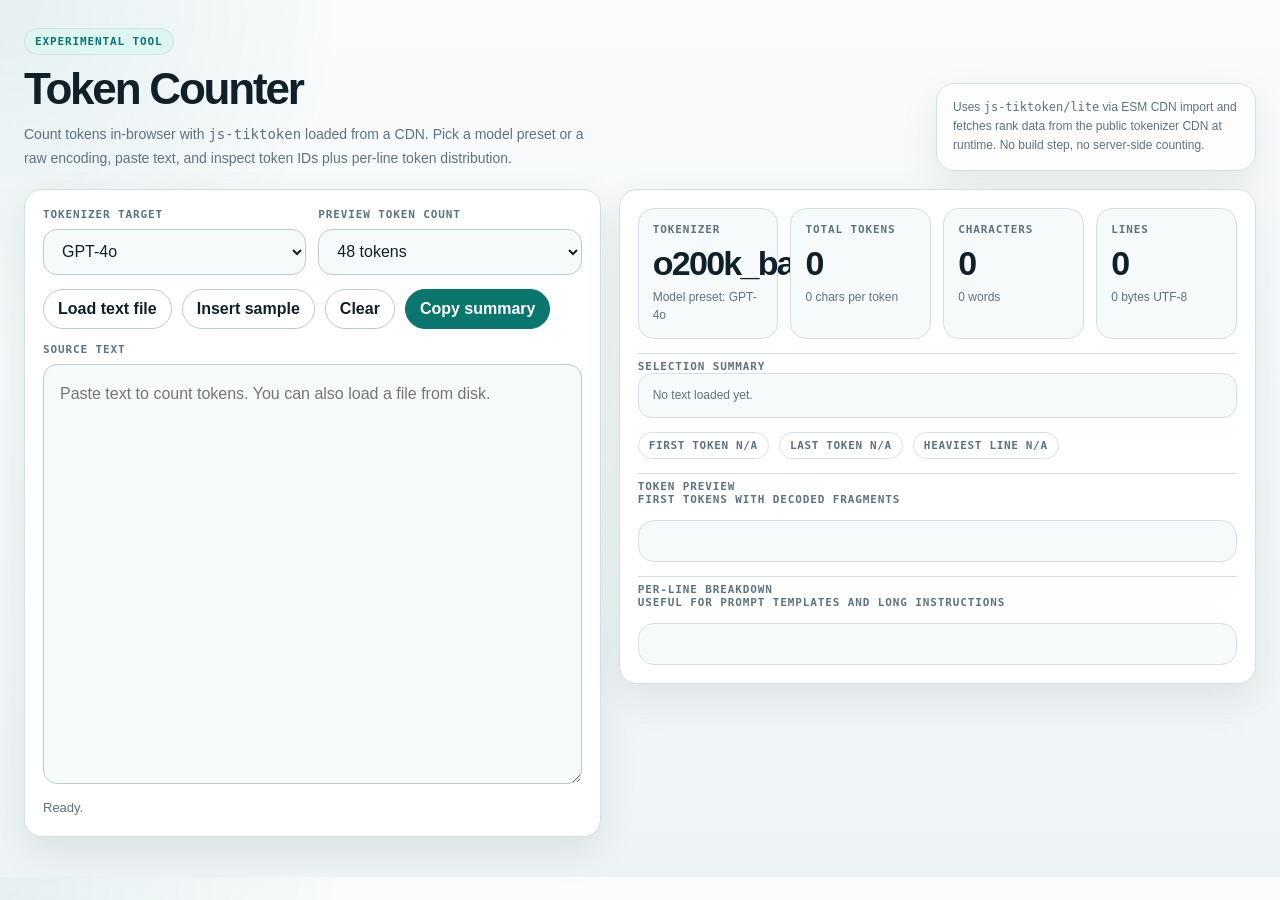
<file: assets/token_counter_experimental.html>
<!doctype html>
<html lang="en">
<head>
  <meta charset="utf-8">
  <meta name="viewport" content="width=device-width, initial-scale=1">
  <title>Experimental Token Counter</title>
  <style>
    :root {
      --bg: #eef3f5;
      --panel: #ffffff;
      --panel-soft: #f7fafb;
      --line: #d5e0e5;
      --line-strong: #bcccd4;
      --text: #102028;
      --muted: #5e7380;
      --accent: #0b766e;
      --accent-soft: #def5f2;
      --shadow: 0 16px 40px rgba(16, 32, 40, 0.08);
      --radius: 18px;
      --mono: "IBM Plex Mono", "SFMono-Regular", Consolas, monospace;
      --sans: "Segoe UI", "Helvetica Neue", Arial, sans-serif;
    }

    * {
      box-sizing: border-box;
    }

    body {
      margin: 0;
      font-family: var(--sans);
      color: var(--text);
      background:
        radial-gradient(circle at top left, rgba(11, 118, 110, 0.08), transparent 22%),
        linear-gradient(180deg, #f9fbfc 0%, var(--bg) 100%);
    }

    button,
    select,
    textarea,
    input {
      font: inherit;
    }

    .page {
      max-width: 1440px;
      margin: 0 auto;
      padding: 28px 24px 40px;
    }

    .hero {
      display: grid;
      grid-template-columns: minmax(0, 1.2fr) auto;
      gap: 18px;
      align-items: end;
      margin-bottom: 18px;
    }

    .eyebrow {
      display: inline-flex;
      align-items: center;
      gap: 8px;
      padding: 6px 10px;
      border-radius: 999px;
      border: 1px solid var(--line);
      background: var(--accent-soft);
      color: var(--accent);
      font: 700 11px var(--mono);
      text-transform: uppercase;
      letter-spacing: 0.08em;
    }

    h1 {
      margin: 12px 0 0;
      font-size: clamp(30px, 5vw, 44px);
      line-height: 1;
      letter-spacing: -0.05em;
    }

    .lede {
      max-width: 74ch;
      margin-top: 12px;
      color: var(--muted);
      font-size: 14px;
      line-height: 1.7;
    }

    .hero-note {
      border: 1px solid var(--line);
      border-radius: var(--radius);
      background: rgba(255, 255, 255, 0.72);
      padding: 14px 16px;
      box-shadow: var(--shadow);
      color: var(--muted);
      font-size: 12px;
      line-height: 1.6;
      max-width: 320px;
    }

    .layout {
      display: grid;
      grid-template-columns: minmax(360px, 0.95fr) minmax(420px, 1.05fr);
      gap: 18px;
      align-items: start;
    }

    .panel {
      background: var(--panel);
      border: 1px solid var(--line);
      border-radius: var(--radius);
      box-shadow: var(--shadow);
    }

    .panel-body {
      padding: 18px;
    }

    .stack {
      display: flex;
      flex-direction: column;
      gap: 14px;
    }

    .controls-grid {
      display: grid;
      grid-template-columns: repeat(2, minmax(0, 1fr));
      gap: 12px;
    }

    .field {
      display: flex;
      flex-direction: column;
      gap: 8px;
    }

    .field label,
    .section-title,
    .stat-label,
    .subhead {
      font: 700 11px var(--mono);
      letter-spacing: 0.08em;
      text-transform: uppercase;
      color: var(--muted);
    }

    select,
    textarea {
      width: 100%;
      border: 1px solid var(--line-strong);
      border-radius: 14px;
      background: var(--panel-soft);
      color: var(--text);
    }

    select {
      min-height: 46px;
      padding: 0 14px;
    }

    textarea {
      min-height: 420px;
      resize: vertical;
      padding: 16px;
      line-height: 1.6;
    }

    .button-row,
    .meta-row,
    .token-badges {
      display: flex;
      flex-wrap: wrap;
      gap: 10px;
    }

    .button,
    .button-label {
      appearance: none;
      border: 1px solid var(--line-strong);
      background: #fff;
      color: var(--text);
      border-radius: 999px;
      padding: 10px 14px;
      cursor: pointer;
      font-weight: 600;
      text-decoration: none;
      display: inline-flex;
      align-items: center;
      justify-content: center;
      transition: border-color 0.15s ease, transform 0.15s ease, background 0.15s ease;
    }

    .button:hover,
    .button-label:hover {
      border-color: var(--accent);
      transform: translateY(-1px);
    }

    .button.primary,
    .button-label.primary {
      background: var(--accent);
      color: #fff;
      border-color: var(--accent);
    }

    .button-label input {
      display: none;
    }

    .status {
      min-height: 20px;
      color: var(--muted);
      font-size: 13px;
      line-height: 1.5;
    }

    .status.error {
      color: #b42318;
    }

    .stats-grid {
      display: grid;
      grid-template-columns: repeat(4, minmax(0, 1fr));
      gap: 12px;
    }

    .stat-card {
      padding: 14px;
      border: 1px solid var(--line);
      border-radius: 16px;
      background: var(--panel-soft);
    }

    .stat-value {
      margin-top: 10px;
      font-size: clamp(24px, 4vw, 34px);
      line-height: 1;
      letter-spacing: -0.05em;
      font-weight: 800;
    }

    .stat-sub {
      margin-top: 8px;
      color: var(--muted);
      font-size: 12px;
      line-height: 1.5;
    }

    .section {
      padding-top: 6px;
      border-top: 1px solid var(--line);
    }

    .section:first-child {
      padding-top: 0;
      border-top: 0;
    }

    .token-surface,
    .line-surface {
      border: 1px solid var(--line);
      border-radius: 16px;
      background: var(--panel-soft);
      padding: 14px;
    }

    .token-grid {
      display: grid;
      grid-template-columns: repeat(auto-fit, minmax(88px, 1fr));
      gap: 10px;
      margin-top: 12px;
      max-height: 340px;
      overflow: auto;
    }

    .token-chip {
      padding: 10px 10px 12px;
      border-radius: 14px;
      border: 1px solid var(--line);
      background: #fff;
    }

    .token-index {
      color: var(--muted);
      font: 700 10px var(--mono);
      letter-spacing: 0.08em;
      text-transform: uppercase;
    }

    .token-id {
      margin-top: 8px;
      font: 700 14px var(--mono);
      color: var(--text);
      word-break: break-word;
    }

    .token-preview {
      margin-top: 8px;
      color: var(--muted);
      font-size: 12px;
      line-height: 1.45;
      white-space: pre-wrap;
      word-break: break-word;
    }

    .line-list {
      display: flex;
      flex-direction: column;
      gap: 10px;
      margin-top: 12px;
      max-height: 320px;
      overflow: auto;
    }

    .line-row {
      display: grid;
      grid-template-columns: auto minmax(0, 1fr) auto;
      gap: 12px;
      align-items: start;
      border: 1px solid var(--line);
      border-radius: 14px;
      background: #fff;
      padding: 12px;
    }

    .line-num,
    .line-tokens,
    .mono {
      font-family: var(--mono);
    }

    .line-num,
    .line-tokens {
      color: var(--muted);
      font-size: 12px;
    }

    .line-text {
      font-size: 13px;
      line-height: 1.55;
      white-space: pre-wrap;
      word-break: break-word;
    }

    .pill {
      display: inline-flex;
      align-items: center;
      gap: 6px;
      padding: 6px 10px;
      border-radius: 999px;
      border: 1px solid var(--line);
      background: #fff;
      color: var(--muted);
      font: 700 11px var(--mono);
      letter-spacing: 0.06em;
      text-transform: uppercase;
    }

    .code-note {
      padding: 12px 14px;
      border-radius: 14px;
      border: 1px solid var(--line);
      background: var(--panel-soft);
      color: var(--muted);
      font-size: 12px;
      line-height: 1.6;
    }

    @media (max-width: 1120px) {
      .layout,
      .hero,
      .stats-grid,
      .controls-grid {
        grid-template-columns: 1fr;
      }

      .hero-note {
        max-width: none;
      }
    }

    @media (max-width: 760px) {
      .page {
        padding: 18px 14px 26px;
      }

      textarea {
        min-height: 320px;
      }

      .stats-grid {
        grid-template-columns: repeat(2, minmax(0, 1fr));
      }
    }
  </style>
</head>
<body>
  <div class="page">
    <header class="hero">
      <div>
        <div class="eyebrow">Experimental Tool</div>
        <h1>Token Counter</h1>
        <div class="lede">
          Count tokens in-browser with <span class="mono">js-tiktoken</span> loaded from a CDN. Pick a model preset or a raw encoding, paste text, and inspect token IDs plus per-line token distribution.
        </div>
      </div>
      <div class="hero-note">
        Uses <span class="mono">js-tiktoken/lite</span> via ESM CDN import and fetches rank data from the public tokenizer CDN at runtime. No build step, no server-side counting.
      </div>
    </header>

    <div class="layout">
      <section class="panel">
        <div class="panel-body stack">
          <div class="controls-grid">
            <div class="field">
              <label for="targetSelect">Tokenizer Target</label>
              <select id="targetSelect">
                <optgroup label="Model presets">
                  <option value="model:gpt-4.1">GPT-4.1</option>
                  <option value="model:gpt-4o" selected>GPT-4o</option>
                  <option value="model:gpt-4o-mini">GPT-4o mini</option>
                  <option value="model:o1">o1</option>
                  <option value="model:o3">o3</option>
                  <option value="model:o3-mini">o3-mini</option>
                  <option value="model:gpt-4-turbo">GPT-4 Turbo</option>
                  <option value="model:gpt-4">GPT-4</option>
                  <option value="model:gpt-3.5-turbo">GPT-3.5 Turbo</option>
                  <option value="model:text-embedding-3-large">text-embedding-3-large</option>
                  <option value="model:code-davinci-002">code-davinci-002</option>
                </optgroup>
                <optgroup label="Raw encodings">
                  <option value="encoding:o200k_base">o200k_base</option>
                  <option value="encoding:cl100k_base">cl100k_base</option>
                  <option value="encoding:p50k_base">p50k_base</option>
                  <option value="encoding:r50k_base">r50k_base</option>
                  <option value="encoding:gpt2">gpt2</option>
                </optgroup>
              </select>
            </div>
            <div class="field">
              <label for="previewCount">Preview Token Count</label>
              <select id="previewCount">
                <option value="24">24 tokens</option>
                <option value="48" selected>48 tokens</option>
                <option value="96">96 tokens</option>
                <option value="192">192 tokens</option>
              </select>
            </div>
          </div>

          <div class="button-row">
            <label class="button-label">
              Load text file
              <input id="fileInput" type="file" accept=".txt,.md,.json,.jsonl,.py,.ts,.js,.html,.css,.csv">
            </label>
            <button id="sampleButton" class="button">Insert sample</button>
            <button id="clearButton" class="button">Clear</button>
            <button id="copySummaryButton" class="button primary">Copy summary</button>
          </div>

          <div class="field">
            <label for="sourceText">Source Text</label>
            <textarea id="sourceText" spellcheck="false" placeholder="Paste text to count tokens. You can also load a file from disk."></textarea>
          </div>

          <div id="status" class="status">Ready.</div>
        </div>
      </section>

      <section class="panel">
        <div class="panel-body stack">
          <div class="stats-grid">
            <article class="stat-card">
              <div class="stat-label">Tokenizer</div>
              <div id="activeEncoding" class="stat-value">o200k_base</div>
              <div id="activeMode" class="stat-sub">Model preset: GPT-4o</div>
            </article>
            <article class="stat-card">
              <div class="stat-label">Total Tokens</div>
              <div id="tokenCount" class="stat-value">0</div>
              <div id="tokenDensity" class="stat-sub">0 chars per token</div>
            </article>
            <article class="stat-card">
              <div class="stat-label">Characters</div>
              <div id="charCount" class="stat-value">0</div>
              <div id="wordCount" class="stat-sub">0 words</div>
            </article>
            <article class="stat-card">
              <div class="stat-label">Lines</div>
              <div id="lineCount" class="stat-value">0</div>
              <div id="byteCount" class="stat-sub">0 bytes UTF-8</div>
            </article>
          </div>

          <section class="section stack">
            <div>
              <div class="section-title">Selection Summary</div>
              <div id="selectionSummary" class="code-note">No text loaded yet.</div>
            </div>
            <div class="token-badges">
              <div id="firstTokenBadge" class="pill">first token n/a</div>
              <div id="lastTokenBadge" class="pill">last token n/a</div>
              <div id="maxLineBadge" class="pill">heaviest line n/a</div>
            </div>
          </section>

          <section class="section stack">
            <div>
              <div class="section-title">Token Preview</div>
              <div class="subhead">First tokens with decoded fragments</div>
            </div>
            <div class="token-surface">
              <div id="tokenPreviewMeta" class="meta-row"></div>
              <div id="tokenGrid" class="token-grid"></div>
            </div>
          </section>

          <section class="section stack">
            <div>
              <div class="section-title">Per-Line Breakdown</div>
              <div class="subhead">Useful for prompt templates and long instructions</div>
            </div>
            <div class="line-surface">
              <div id="lineMeta" class="meta-row"></div>
              <div id="lineList" class="line-list"></div>
            </div>
          </section>
        </div>
      </section>
    </div>
  </div>

  <script type="module">
    import { Tiktoken } from "https://esm.sh/js-tiktoken/lite";

    const MODEL_TO_ENCODING = {
      "gpt-4.1": "o200k_base",
      "gpt-4o": "o200k_base",
      "gpt-4o-mini": "o200k_base",
      "o1": "o200k_base",
      "o3": "o200k_base",
      "o3-mini": "o200k_base",
      "gpt-4-turbo": "cl100k_base",
      "gpt-4": "cl100k_base",
      "gpt-3.5-turbo": "cl100k_base",
      "text-embedding-3-large": "cl100k_base",
      "code-davinci-002": "p50k_base"
    };

    const SAMPLE_TEXT = [
      "System: You are a careful coding agent.",
      "User: Read the attached trace files, summarize the command sequence, and estimate token cost.",
      "Assistant: I will inspect the normalized command runs first, then compare the token snapshots."
    ].join("\n");

    const encodingCache = new Map();
    let renderRequestId = 0;

    const elements = {
      targetSelect: document.getElementById("targetSelect"),
      previewCount: document.getElementById("previewCount"),
      fileInput: document.getElementById("fileInput"),
      sampleButton: document.getElementById("sampleButton"),
      clearButton: document.getElementById("clearButton"),
      copySummaryButton: document.getElementById("copySummaryButton"),
      sourceText: document.getElementById("sourceText"),
      status: document.getElementById("status"),
      activeEncoding: document.getElementById("activeEncoding"),
      activeMode: document.getElementById("activeMode"),
      tokenCount: document.getElementById("tokenCount"),
      tokenDensity: document.getElementById("tokenDensity"),
      charCount: document.getElementById("charCount"),
      wordCount: document.getElementById("wordCount"),
      lineCount: document.getElementById("lineCount"),
      byteCount: document.getElementById("byteCount"),
      selectionSummary: document.getElementById("selectionSummary"),
      firstTokenBadge: document.getElementById("firstTokenBadge"),
      lastTokenBadge: document.getElementById("lastTokenBadge"),
      maxLineBadge: document.getElementById("maxLineBadge"),
      tokenPreviewMeta: document.getElementById("tokenPreviewMeta"),
      tokenGrid: document.getElementById("tokenGrid"),
      lineMeta: document.getElementById("lineMeta"),
      lineList: document.getElementById("lineList")
    };

    function formatNumber(value) {
      return new Intl.NumberFormat().format(value || 0);
    }

    function setStatus(message, isError = false) {
      elements.status.textContent = message;
      elements.status.className = isError ? "status error" : "status";
    }

    function getSelection() {
      const value = elements.targetSelect.value;
      const [mode, name] = value.split(":");
      const encoding = mode === "model" ? MODEL_TO_ENCODING[name] || "o200k_base" : name;
      return { mode, name, encoding };
    }

    async function loadEncoder(encoding) {
      if (encodingCache.has(encoding)) {
        return encodingCache.get(encoding);
      }
      setStatus(`Loading ${encoding} ranks...`);
      const response = await fetch(`https://tiktoken.pages.dev/js/${encoding}.json`);
      if (!response.ok) {
        throw new Error(`Failed to load ${encoding} ranks from CDN`);
      }
      const ranks = await response.json();
      const encoder = new Tiktoken(ranks);
      encodingCache.set(encoding, encoder);
      return encoder;
    }

    function utf8ByteLength(text) {
      return new TextEncoder().encode(text).length;
    }

    function wordCount(text) {
      const matches = text.trim().match(/\S+/g);
      return matches ? matches.length : 0;
    }

    function safeFragment(text) {
      if (!text) {
        return "";
      }
      return text
        .replace(/\r/g, "\\r")
        .replace(/\n/g, "\\n\n")
        .replace(/\t/g, "\\t");
    }

    function clearChildren(node) {
      while (node.firstChild) {
        node.removeChild(node.firstChild);
      }
    }

    function renderTokenPreview(tokens, encoder, limit) {
      clearChildren(elements.tokenGrid);
      clearChildren(elements.tokenPreviewMeta);

      const shown = tokens.slice(0, limit);
      const meta = document.createElement("div");
      meta.className = "pill";
      meta.textContent = `showing ${shown.length} of ${tokens.length} tokens`;
      elements.tokenPreviewMeta.appendChild(meta);

      if (!shown.length) {
        const empty = document.createElement("div");
        empty.className = "code-note";
        empty.textContent = "No tokens to preview.";
        elements.tokenGrid.appendChild(empty);
        return;
      }

      shown.forEach((token, index) => {
        const chip = document.createElement("article");
        chip.className = "token-chip";

        const tokenIndex = document.createElement("div");
        tokenIndex.className = "token-index";
        tokenIndex.textContent = `token ${index + 1}`;

        const tokenId = document.createElement("div");
        tokenId.className = "token-id";
        tokenId.textContent = String(token);

        const tokenPreview = document.createElement("div");
        tokenPreview.className = "token-preview";
        let fragment = "";
        try {
          fragment = encoder.decode([token]);
        } catch (error) {
          fragment = "";
        }
        tokenPreview.textContent = fragment ? safeFragment(fragment) : "<no preview>";

        chip.appendChild(tokenIndex);
        chip.appendChild(tokenId);
        chip.appendChild(tokenPreview);
        elements.tokenGrid.appendChild(chip);
      });
    }

    function renderLineBreakdown(text, encoder) {
      clearChildren(elements.lineList);
      clearChildren(elements.lineMeta);

      const lines = text.split(/\n/);
      const lineStats = lines.map((line, index) => {
        const tokenCount = line ? encoder.encode(line).length : 0;
        return {
          index: index + 1,
          text: line,
          tokenCount
        };
      });

      const totalNonEmpty = lineStats.filter((line) => line.text.length > 0).length;
      const heaviest = lineStats.reduce((best, current) => current.tokenCount > best.tokenCount ? current : best, { index: 0, tokenCount: 0, text: "" });

      const linePill = document.createElement("div");
      linePill.className = "pill";
      linePill.textContent = `${formatNumber(totalNonEmpty)} non-empty lines`;
      elements.lineMeta.appendChild(linePill);

      const avgPill = document.createElement("div");
      avgPill.className = "pill";
      avgPill.textContent = `${lineStats.length ? (lineStats.reduce((sum, line) => sum + line.tokenCount, 0) / lineStats.length).toFixed(1) : "0.0"} avg tokens per line`;
      elements.lineMeta.appendChild(avgPill);

      if (!lineStats.length) {
        const empty = document.createElement("div");
        empty.className = "code-note";
        empty.textContent = "No lines to inspect.";
        elements.lineList.appendChild(empty);
        return { heaviest };
      }

      lineStats.forEach((line) => {
        const row = document.createElement("article");
        row.className = "line-row";

        const num = document.createElement("div");
        num.className = "line-num";
        num.textContent = `L${line.index}`;

        const textCell = document.createElement("div");
        textCell.className = "line-text";
        textCell.textContent = line.text || " ";

        const count = document.createElement("div");
        count.className = "line-tokens";
        count.textContent = `${line.tokenCount} tok`;

        row.appendChild(num);
        row.appendChild(textCell);
        row.appendChild(count);
        elements.lineList.appendChild(row);
      });

      return { heaviest };
    }

    function summaryText(selection, text, tokens) {
      const chars = text.length;
      const words = wordCount(text);
      return [
        `mode=${selection.mode}`,
        `target=${selection.name}`,
        `encoding=${selection.encoding}`,
        `tokens=${tokens.length}`,
        `chars=${chars}`,
        `words=${words}`,
        `bytes=${utf8ByteLength(text)}`
      ].join(" | ");
    }

    async function render() {
      const requestId = ++renderRequestId;
      const text = elements.sourceText.value;
      const selection = getSelection();

      elements.activeEncoding.textContent = selection.encoding;
      elements.activeMode.textContent = selection.mode === "model"
        ? `Model preset: ${selection.name}`
        : `Raw encoding: ${selection.name}`;

      if (!text) {
        elements.tokenCount.textContent = "0";
        elements.tokenDensity.textContent = "0 chars per token";
        elements.charCount.textContent = "0";
        elements.wordCount.textContent = "0 words";
        elements.lineCount.textContent = "0";
        elements.byteCount.textContent = "0 bytes UTF-8";
        elements.selectionSummary.textContent = "No text loaded yet.";
        elements.firstTokenBadge.textContent = "first token n/a";
        elements.lastTokenBadge.textContent = "last token n/a";
        elements.maxLineBadge.textContent = "heaviest line n/a";
        clearChildren(elements.tokenPreviewMeta);
        clearChildren(elements.tokenGrid);
        clearChildren(elements.lineMeta);
        clearChildren(elements.lineList);
        setStatus("Ready.");
        return;
      }

      try {
        const encoder = await loadEncoder(selection.encoding);
        if (requestId !== renderRequestId) {
          return;
        }

        const tokens = encoder.encode(text);
        const chars = text.length;
        const lines = text.split(/\n/).length;
        const previewLimit = Number(elements.previewCount.value) || 48;
        const density = tokens.length ? (chars / tokens.length).toFixed(2) : "0.00";

        elements.tokenCount.textContent = formatNumber(tokens.length);
        elements.tokenDensity.textContent = `${density} chars per token`;
        elements.charCount.textContent = formatNumber(chars);
        elements.wordCount.textContent = `${formatNumber(wordCount(text))} words`;
        elements.lineCount.textContent = formatNumber(lines);
        elements.byteCount.textContent = `${formatNumber(utf8ByteLength(text))} bytes UTF-8`;
        elements.selectionSummary.textContent = summaryText(selection, text, tokens);
        elements.firstTokenBadge.textContent = tokens.length ? `first token ${tokens[0]}` : "first token n/a";
        elements.lastTokenBadge.textContent = tokens.length ? `last token ${tokens[tokens.length - 1]}` : "last token n/a";

        renderTokenPreview(tokens, encoder, previewLimit);
        const { heaviest } = renderLineBreakdown(text, encoder);
        elements.maxLineBadge.textContent = heaviest && heaviest.index
          ? `heaviest line L${heaviest.index} (${heaviest.tokenCount} tok)`
          : "heaviest line n/a";

        setStatus(`Counted ${formatNumber(tokens.length)} tokens with ${selection.encoding}.`);
      } catch (error) {
        if (requestId !== renderRequestId) {
          return;
        }
        setStatus(error instanceof Error ? error.message : "Failed to count tokens.", true);
      }
    }

    async function readFile(file) {
      const text = await file.text();
      elements.sourceText.value = text;
      setStatus(`Loaded ${file.name}.`);
      await render();
    }

    async function copySummary() {
      const selection = getSelection();
      const text = elements.sourceText.value;
      let encoder;
      try {
        encoder = await loadEncoder(selection.encoding);
      } catch (error) {
        setStatus(error instanceof Error ? error.message : "Failed to load tokenizer.", true);
        return;
      }
      const tokens = encoder.encode(text);
      const summary = summaryText(selection, text, tokens);
      try {
        await navigator.clipboard.writeText(summary);
        setStatus("Copied token summary to clipboard.");
      } catch (error) {
        setStatus("Clipboard write failed in this browser context.", true);
      }
    }

    elements.targetSelect.addEventListener("change", render);
    elements.previewCount.addEventListener("change", render);
    elements.sourceText.addEventListener("input", render);
    elements.sampleButton.addEventListener("click", async () => {
      elements.sourceText.value = SAMPLE_TEXT;
      await render();
    });
    elements.clearButton.addEventListener("click", async () => {
      elements.sourceText.value = "";
      await render();
    });
    elements.copySummaryButton.addEventListener("click", copySummary);
    elements.fileInput.addEventListener("change", async (event) => {
      const file = event.target.files && event.target.files[0];
      if (!file) {
        return;
      }
      await readFile(file);
      event.target.value = "";
    });

    render();
  </script>
</body>
</html>
</file>
